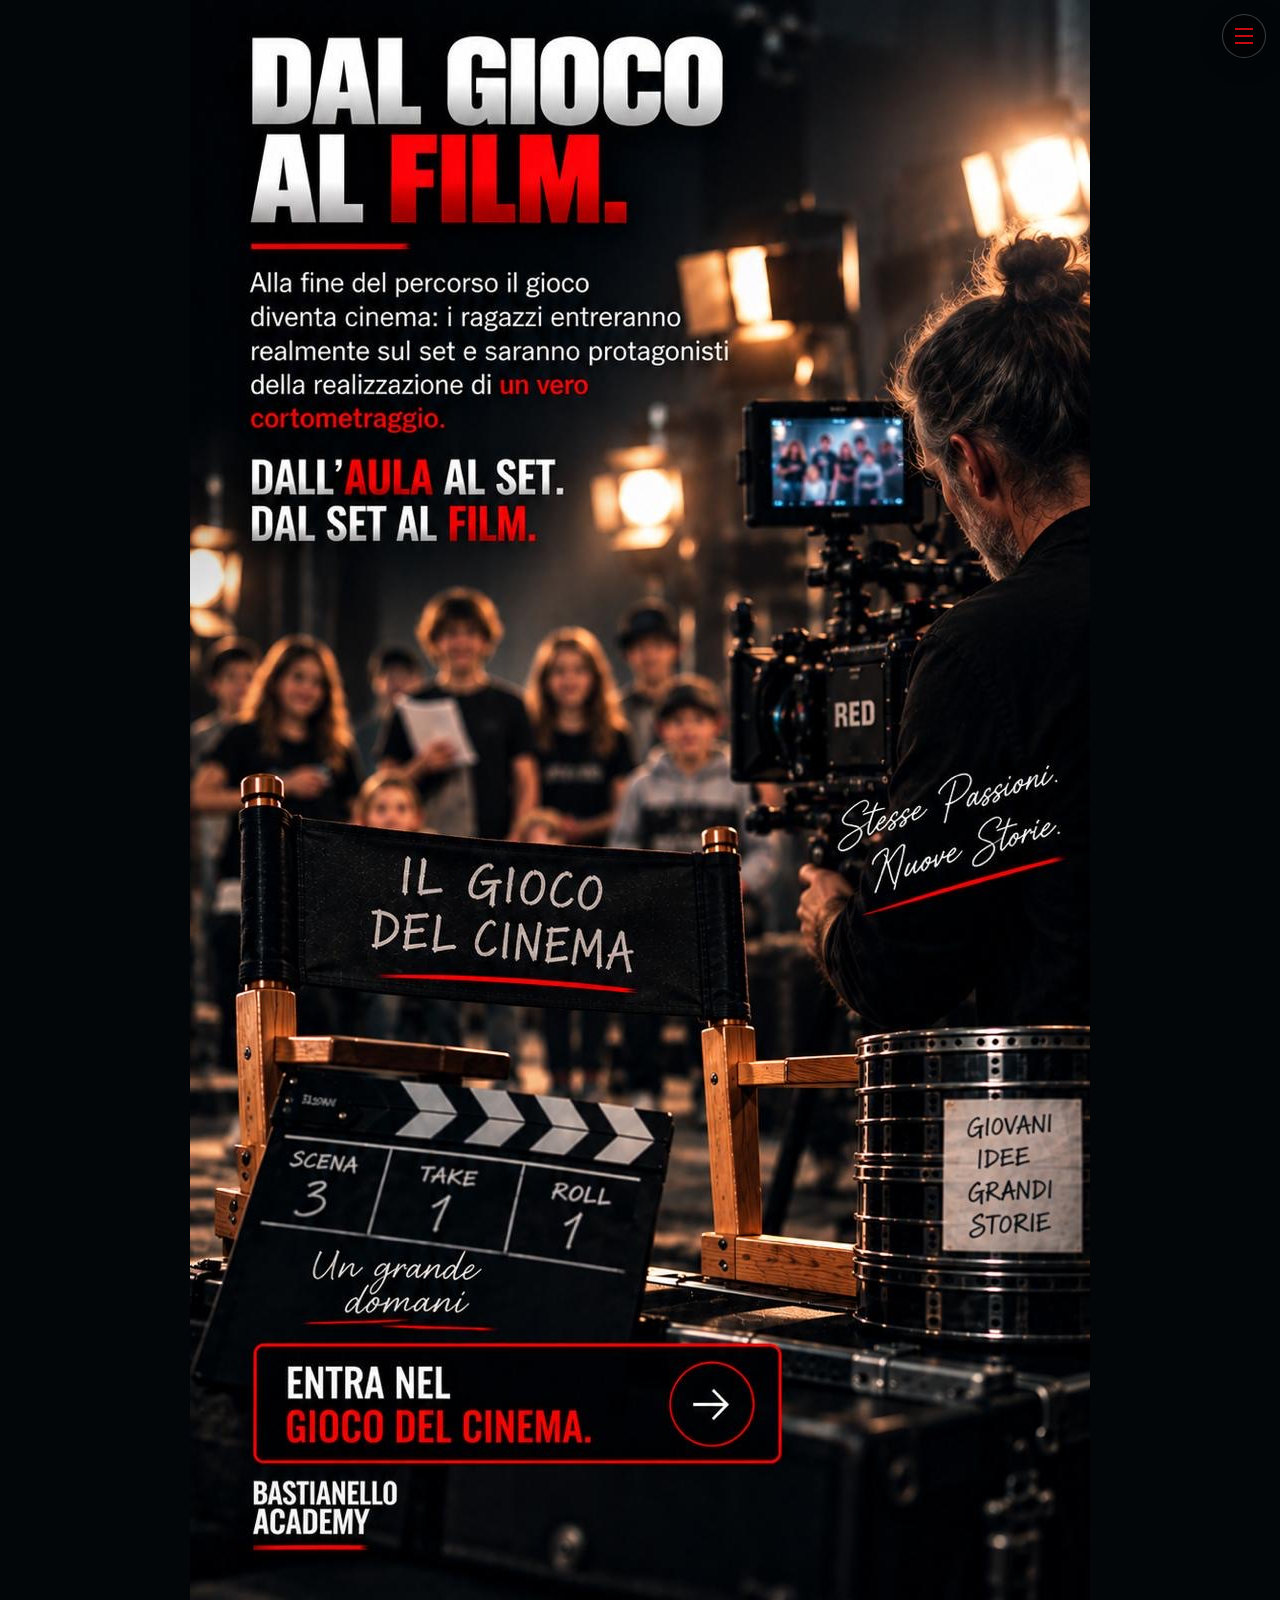
<file: bastianello-site/index.html>
<!doctype html>
<html lang="it">
<head>
  <meta charset="utf-8">
  <meta name="viewport" content="width=device-width, initial-scale=1, viewport-fit=cover">
  <meta name="theme-color" content="#020609">
  <meta name="description" content="Bastianello Academy: dal gioco al film.">
  <title>Dal gioco al film — Bastianello Academy</title>
  <link rel="stylesheet" href="css/academy.css">
  <script src="js/academy.js" defer></script>
</head>
<body data-page="0" data-next="il-gioco-del-cinema.html">
  <main class="artboard" style="--art-width: 900px">
    <img src="sources/42a07b7b-f8a0-4789-8554-c98051289f69.JPG" width="900" height="1600" alt="Dal gioco al film. Presentazione del percorso Bastianello Academy." fetchpriority="high">
    <a class="hotspot hotspot--enter" href="il-gioco-del-cinema.html" aria-label="Entra nel Gioco del Cinema"><span>Entra nel Gioco del Cinema</span></a>
  </main>
  <button class="menu-toggle" type="button" aria-expanded="false" aria-controls="site-menu"><span></span><span></span><span></span><b>Apri il menu</b></button>
  <nav class="site-menu" id="site-menu" aria-label="Pagine del minisito"></nav>
</body>
</html>
</file>
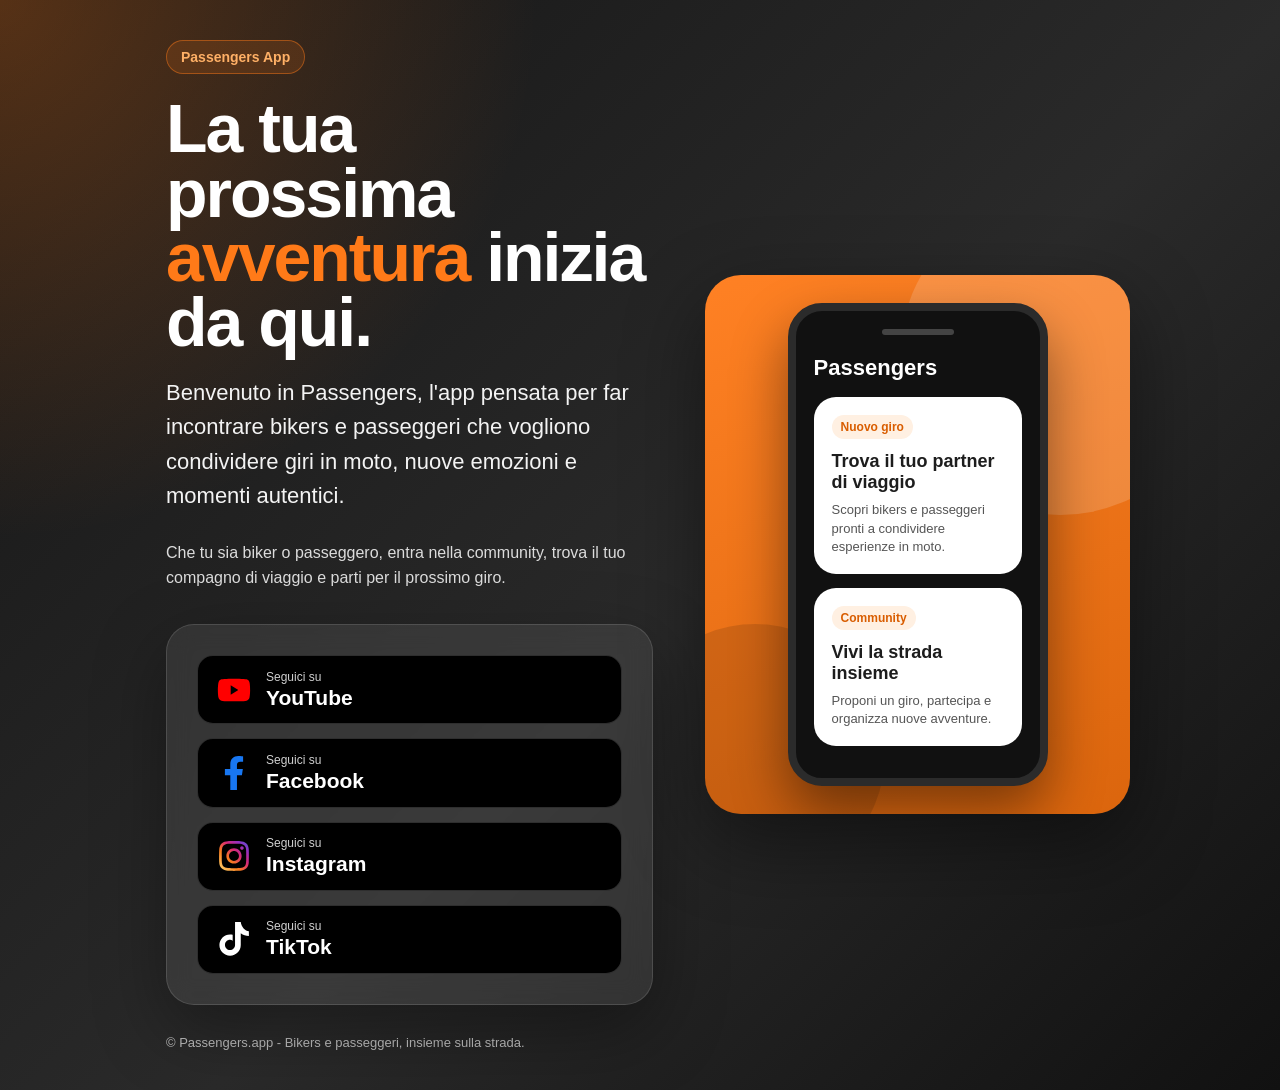
<file: passengers_social.html>
<!DOCTYPE html>
<html lang="it">
<head>
  <meta charset="UTF-8" />
  <meta name="viewport" content="width=device-width, initial-scale=1.0" />
  <title>Passengers - Scarica l'app</title>
  <meta name="description" content="Scarica Passengers, l'app che fa incontrare bikers e passeggeri per vivere giri in moto, nuove emozioni e momenti autentici da condividere." />

  <!-- Open Graph / anteprima social -->
  <meta property="og:title" content="Passengers - La tua prossima avventura inizia da qui" />
  <meta property="og:description" content="Che tu sia biker o passeggero, trova il tuo compagno di viaggio e vivi nuove avventure in moto." />
  <meta property="og:type" content="website" />

  <style>
    :root {
      --orange: #ff7a18;
      --orange-dark: #d95d00;
      --black: #151515;
      --dark: #222222;
      --light: #fff7ef;
      --white: #ffffff;
      --muted: #666666;
    }

    * {
      box-sizing: border-box;
      margin: 0;
      padding: 0;
    }

    body {
      min-height: 100vh;
      font-family: Arial, Helvetica, sans-serif;
      background:
        radial-gradient(circle at top left, rgba(255, 122, 24, 0.28), transparent 32%),
        linear-gradient(135deg, #151515 0%, #2a2a2a 55%, #111111 100%);
      color: var(--white);
      display: flex;
      align-items: center;
      justify-content: center;
      padding: 24px;
    }

    .page {
      width: 100%;
      max-width: 980px;
      display: grid;
      grid-template-columns: 1.1fr 0.9fr;
      gap: 36px;
      align-items: center;
    }

    .hero {
      padding: 16px;
    }

    .badge {
      display: inline-block;
      background: rgba(255, 122, 24, 0.14);
      color: #ffb066;
      border: 1px solid rgba(255, 122, 24, 0.45);
      padding: 8px 14px;
      border-radius: 999px;
      font-size: 14px;
      font-weight: 700;
      margin-bottom: 22px;
    }

    h1 {
      font-size: clamp(38px, 6vw, 68px);
      line-height: 0.95;
      letter-spacing: -2px;
      margin-bottom: 22px;
    }

    h1 span {
      color: var(--orange);
    }

    .intro {
      font-size: clamp(18px, 2vw, 22px);
      line-height: 1.55;
      color: #f3f3f3;
      margin-bottom: 28px;
      max-width: 650px;
    }

    .claim {
      font-size: 16px;
      line-height: 1.55;
      color: #dcdcdc;
      margin-bottom: 34px;
      max-width: 620px;
    }

    .download-box {
      background: rgba(255, 255, 255, 0.08);
      border: 1px solid rgba(255, 255, 255, 0.13);
      backdrop-filter: blur(12px);
      border-radius: 28px;
      padding: 30px;
      box-shadow: 0 24px 70px rgba(0, 0, 0, 0.35);
    }

    .download-box h2 {
      font-size: 26px;
      margin-bottom: 12px;
    }

    .download-box p {
      color: #dddddd;
      line-height: 1.5;
      margin-bottom: 24px;
    }

    .store-buttons {
      display: flex;
      flex-direction: column;
      gap: 14px;
    }

    .store-button {
      display: flex;
      align-items: center;
      gap: 14px;
      width: 100%;
      text-decoration: none;
      color: var(--white);
      background: #000000;
      border: 1px solid rgba(255, 255, 255, 0.18);
      border-radius: 16px;
      padding: 14px 18px;
      transition: transform 0.2s ease, border-color 0.2s ease, box-shadow 0.2s ease;
    }

    .store-button:hover {
      transform: translateY(-2px);
      border-color: var(--orange);
      box-shadow: 0 14px 28px rgba(255, 122, 24, 0.16);
    }

    .store-icon {
      width: 36px;
      height: 36px;
      display: flex;
      align-items: center;
      justify-content: center;
      flex-shrink: 0;
    }

    .store-icon svg {
      width: 34px;
      height: 34px;
      display: block;
    }

    .store-text small {
      display: block;
      font-size: 12px;
      color: #cfcfcf;
      margin-bottom: 2px;
    }

    .store-text strong {
      display: block;
      font-size: 21px;
      line-height: 1.1;
    }

    .phone-card {
      min-height: 520px;
      border-radius: 36px;
      background:
        linear-gradient(160deg, rgba(255, 122, 24, 0.95), rgba(217, 93, 0, 0.95)),
        linear-gradient(#ffffff, #ffffff);
      padding: 28px;
      display: flex;
      align-items: center;
      justify-content: center;
      box-shadow: 0 28px 80px rgba(0, 0, 0, 0.45);
      position: relative;
      overflow: hidden;
    }

    .phone-card::before {
      content: "";
      position: absolute;
      width: 320px;
      height: 320px;
      background: rgba(255, 255, 255, 0.16);
      border-radius: 50%;
      top: -80px;
      right: -90px;
    }

    .phone-card::after {
      content: "";
      position: absolute;
      width: 260px;
      height: 260px;
      background: rgba(0, 0, 0, 0.12);
      border-radius: 50%;
      bottom: -70px;
      left: -80px;
    }

    .app-preview {
      position: relative;
      z-index: 1;
      background: #111111;
      width: 260px;
      min-height: 420px;
      border-radius: 34px;
      padding: 18px;
      border: 8px solid #2b2b2b;
      box-shadow: 0 26px 55px rgba(0, 0, 0, 0.45);
    }

    .speaker {
      width: 72px;
      height: 6px;
      border-radius: 999px;
      background: #444444;
      margin: 0 auto 20px;
    }

    .app-title {
      font-size: 22px;
      font-weight: 800;
      margin-bottom: 16px;
    }

    .ride-card {
      background: #ffffff;
      color: #1d1d1d;
      border-radius: 22px;
      padding: 18px;
      margin-bottom: 14px;
    }

    .ride-card .pill {
      display: inline-block;
      background: #fff0e2;
      color: var(--orange-dark);
      padding: 5px 9px;
      border-radius: 999px;
      font-size: 12px;
      font-weight: 700;
      margin-bottom: 12px;
    }

    .ride-card h3 {
      font-size: 18px;
      margin-bottom: 8px;
    }

    .ride-card p {
      font-size: 13px;
      color: #555555;
      line-height: 1.4;
    }

    .cta-mini {
      margin-top: 18px;
      background: var(--orange);
      color: #111111;
      border-radius: 14px;
      padding: 12px;
      text-align: center;
      font-weight: 800;
    }

    footer {
      margin-top: 30px;
      color: #bdbdbd;
      font-size: 13px;
    }

    @media (max-width: 860px) {
      body {
        align-items: flex-start;
      }

      .page {
        grid-template-columns: 1fr;
        gap: 24px;
      }

      .hero {
        padding: 0;
      }

      .phone-card {
        min-height: auto;
        padding: 26px;
      }

      .app-preview {
        width: 100%;
        max-width: 300px;
        min-height: 390px;
      }
    }
  </style>
</head>
<body>
  <main class="page">
    <section class="hero" aria-label="Benvenuto su Passengers">
      <div class="badge">Passengers App</div>
      <h1>La tua prossima <span>avventura</span> inizia da qui.</h1>
      <p class="intro">
        Benvenuto in Passengers, l'app pensata per far incontrare bikers e passeggeri che vogliono condividere giri in moto, nuove emozioni e momenti autentici.
      </p>
      <p class="claim">
        Che tu sia biker o passeggero, entra nella community, trova il tuo compagno di viaggio e parti per il prossimo giro.
      </p>

      <div class="download-box">
       

        <div class="store-buttons">
         
          <a class="store-button" href="https://www.youtube.com/@Passengers-y6l" target="_blank" rel="noopener noreferrer" aria-label="Visita il canale YouTube di Passengers">
            <span class="store-icon" aria-hidden="true">
              <svg viewBox="0 0 576 512" xmlns="http://www.w3.org/2000/svg">
                <path fill="#ff0000" d="M549.7 124.1c-6.3-23.7-24.8-42.2-48.5-48.5C458.7 64 288 64 288 64S117.3 64 74.8 75.6c-23.7 6.3-42.2 24.8-48.5 48.5C14.7 166.7 14.7 256 14.7 256s0 89.3 11.6 131.9c6.3 23.7 24.8 42.2 48.5 48.5C117.3 448 288 448 288 448s170.7 0 213.2-11.6c23.7-6.3 42.2-24.8 48.5-48.5C561.3 345.3 561.3 256 561.3 256s0-89.3-11.6-131.9zM232 338.2V173.8L361.8 256 232 338.2z"/>
              </svg>
            </span>
            <span class="store-text">
              <small>Seguici su</small>
              <strong>YouTube</strong>
            </span>
          </a>

          <a class="store-button" href="https://www.facebook.com/profile.php?id=61590256671175" target="_blank" rel="noopener noreferrer" aria-label="Visita la pagina Facebook di Passengers">
            <span class="store-icon" aria-hidden="true">
              <svg viewBox="0 0 320 512" xmlns="http://www.w3.org/2000/svg">
                <path fill="#1877f2" d="M279.1 288l14.2-92.7h-88.9v-60.1c0-25.4 12.4-50.1 52.2-50.1H297V6.3S260.4 0 225.4 0C152.1 0 104.3 44.4 104.3 124.7v70.6H22.9V288h81.4v224h100.2V288h74.6z"/>
              </svg>
            </span>
            <span class="store-text">
              <small>Seguici su</small>
              <strong>Facebook</strong>
            </span>
          </a>

          <a class="store-button" href="https://www.instagram.com/passengers.app/" target="_blank" rel="noopener noreferrer" aria-label="Visita il profilo Instagram di Passengers">
            <span class="store-icon" aria-hidden="true">
              <svg viewBox="0 0 448 512" xmlns="http://www.w3.org/2000/svg">
                <defs>
                  <linearGradient id="instagram-gradient" x1="0%" y1="100%" x2="100%" y2="0%">
                    <stop offset="0%" stop-color="#feda75"/>
                    <stop offset="35%" stop-color="#fa7e1e"/>
                    <stop offset="60%" stop-color="#d62976"/>
                    <stop offset="80%" stop-color="#962fbf"/>
                    <stop offset="100%" stop-color="#4f5bd5"/>
                  </linearGradient>
                </defs>
                <path fill="url(#instagram-gradient)" d="M224.1 141c-63.6 0-114.9 51.3-114.9 114.9s51.3 114.9 114.9 114.9S339 319.5 339 255.9 287.7 141 224.1 141zm0 189.6c-41.1 0-74.7-33.5-74.7-74.7s33.5-74.7 74.7-74.7 74.7 33.5 74.7 74.7-33.6 74.7-74.7 74.7zm146.4-194.3c0 14.9-12 26.8-26.8 26.8-14.9 0-26.8-12-26.8-26.8s12-26.8 26.8-26.8 26.8 12 26.8 26.8zm76.1 27.2c-1.7-35.9-9.9-67.7-36.2-93.9-26.2-26.2-58-34.4-93.9-36.2-37-2.1-147.9-2.1-184.9 0-35.8 1.7-67.6 9.9-93.9 36.1S3.3 127.6 1.5 163.5c-2.1 37-2.1 147.9 0 184.9 1.7 35.9 9.9 67.7 36.2 93.9s58 34.4 93.9 36.2c37 2.1 147.9 2.1 184.9 0 35.9-1.7 67.7-9.9 93.9-36.2 26.2-26.2 34.4-58 36.2-93.9 2.1-37 2.1-147.8 0-184.9zM398.8 388c-7.8 19.6-22.9 34.7-42.6 42.6-29.5 11.7-99.5 9-132.1 9s-102.7 2.6-132.1-9c-19.6-7.8-34.7-22.9-42.6-42.6-11.7-29.5-9-99.5-9-132.1s-2.6-102.7 9-132.1c7.8-19.6 22.9-34.7 42.6-42.6 29.5-11.7 99.5-9 132.1-9s102.7-2.6 132.1 9c19.6 7.8 34.7 22.9 42.6 42.6 11.7 29.5 9 99.5 9 132.1s2.7 102.7-9 132.1z"/>
              </svg>
            </span>
            <span class="store-text">
              <small>Seguici su</small>
              <strong>Instagram</strong>
            </span>
          </a>

          <a class="store-button" href="https://www.tiktok.com/@passengers.app?_r=1&_t=ZN-96bJdXReQo2" target="_blank" rel="noopener noreferrer" aria-label="Visita il profilo TikTok di Passengers">
            <span class="store-icon" aria-hidden="true">
              <svg viewBox="0 0 448 512" xmlns="http://www.w3.org/2000/svg">
                <path fill="#ffffff" d="M448 209.9c-44.6.1-87-14.1-122.3-40.4v178.7c0 88.7-71.9 160.6-160.6 160.6S4.5 436.9 4.5 348.2 76.4 187.6 165.1 187.6c13.4 0 26.4 1.6 38.8 4.7v88.2c-11.6-7.2-25.3-11.4-39.9-11.4-41.9 0-75.8 33.9-75.8 75.8s33.9 75.8 75.8 75.8 75.8-33.9 75.8-75.8V0h85.9c7.9 75.1 68.1 134.9 122.3 141.1v68.8z"/>
              </svg>
            </span>
            <span class="store-text">
              <small>Seguici su</small>
              <strong>TikTok</strong>
            </span>
          </a>
        </div>
      </div>

      <footer>
        © Passengers.app - Bikers e passeggeri, insieme sulla strada.
      </footer>
    </section>

    <section class="phone-card" aria-label="Anteprima app Passengers">
      <div class="app-preview">
        <div class="speaker"></div>
        <div class="app-title">Passengers</div>

        <div class="ride-card">
          <span class="pill">Nuovo giro</span>
          <h3>Trova il tuo partner di viaggio</h3>
          <p>Scopri bikers e passeggeri pronti a condividere esperienze in moto.</p>
        </div>

        <div class="ride-card">
          <span class="pill">Community</span>
          <h3>Vivi la strada insieme</h3>
          <p>Proponi un giro, partecipa e organizza nuove avventure.</p>
        </div>

        
      </div>
    </section>
  </main>
</body>
</html>
</file>
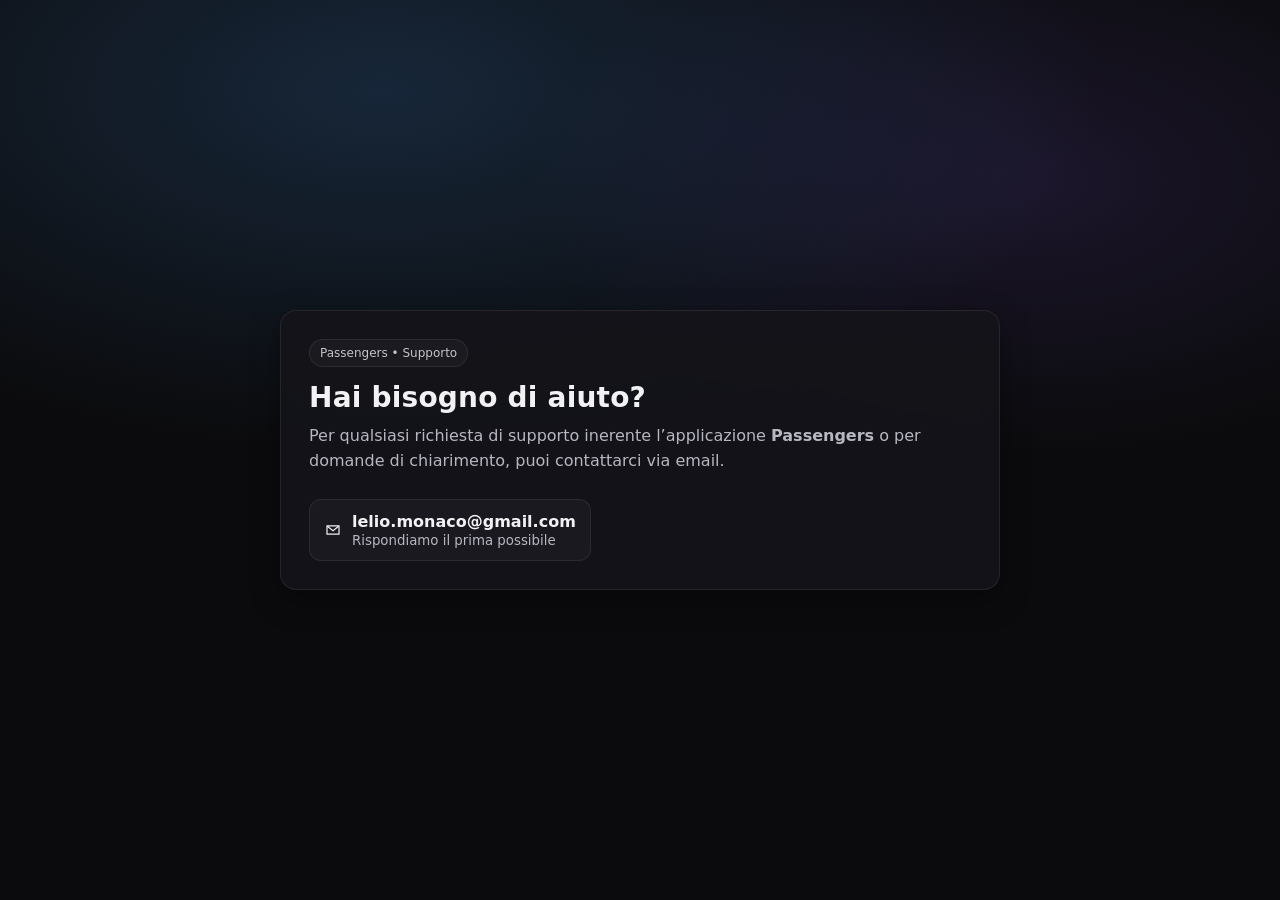
<file: Passengers_support.html>
<!DOCTYPE html>
<html lang="it">
<head>
  <meta charset="UTF-8" />
  <meta name="viewport" content="width=device-width, initial-scale=1" />
  <title>Supporto - Passengers</title>
  <meta name="description" content="Pagina di supporto ufficiale per l'app Passengers" />
  <style>
    :root {
      --bg: #0b0b0d;
      --card: #141419;
      --text: #f2f2f4;
      --muted: #b7b7c2;
      --accent: #4da3ff;
      --border: rgba(255,255,255,.08);
    }
    * { box-sizing: border-box; }
    body {
      margin: 0;
      font-family: system-ui, -apple-system, Segoe UI, Roboto, Arial, sans-serif;
      background: radial-gradient(1200px 600px at 30% 10%, rgba(77,163,255,.18), transparent 60%),
                  radial-gradient(900px 500px at 80% 20%, rgba(130,87,229,.14), transparent 55%),
                  var(--bg);
      color: var(--text);
      min-height: 100vh;
      display: grid;
      place-items: center;
      padding: 24px;
    }
    .container {
      width: 100%;
      max-width: 720px;
    }
    .card {
      background: rgba(20,20,25,.92);
      border: 1px solid var(--border);
      border-radius: 16px;
      padding: 28px;
      box-shadow: 0 10px 30px rgba(0,0,0,.35);
      backdrop-filter: blur(8px);
    }
    h1 {
      margin: 0 0 10px;
      font-size: 28px;
      letter-spacing: .2px;
    }
    p {
      margin: 10px 0;
      line-height: 1.55;
      color: var(--muted);
      font-size: 16px;
    }
    .email {
      display: inline-flex;
      align-items: center;
      gap: 10px;
      margin-top: 16px;
      padding: 12px 14px;
      border-radius: 12px;
      border: 1px solid var(--border);
      background: rgba(255,255,255,.03);
      color: var(--text);
      text-decoration: none;
      transition: transform .08s ease, border-color .2s ease, background .2s ease;
    }
    .email:hover {
      transform: translateY(-1px);
      border-color: rgba(77,163,255,.55);
      background: rgba(77,163,255,.08);
    }
    .email small {
      color: var(--muted);
      display: block;
      margin-top: 2px;
    }
    footer {
      margin-top: 14px;
      text-align: center;
      color: rgba(255,255,255,.45);
      font-size: 12px;
    }
    .badge {
      display: inline-block;
      font-size: 12px;
      padding: 6px 10px;
      border-radius: 999px;
      border: 1px solid var(--border);
      background: rgba(255,255,255,.03);
      color: rgba(255,255,255,.75);
      margin-bottom: 14px;
    }
    .icon {
      width: 18px;
      height: 18px;
      flex: 0 0 auto;
    }
  </style>
</head>

<body>
  <main class="container">
    <section class="card" aria-label="Supporto Passengers">
      <div class="badge">Passengers • Supporto</div>
      <h1>Hai bisogno di aiuto?</h1>

      <p>
        Per qualsiasi richiesta di supporto inerente l’applicazione <strong>Passengers</strong> o per domande di chiarimento,
        puoi contattarci via email.
      </p>

      <a class="email"
         href="mailto:lelio.monaco@gmail.com?subject=Supporto%Passengers"
         aria-label="Scrivi a lelio.monaco@gmail.com">
        <svg class="icon" viewBox="0 0 24 24" fill="none" aria-hidden="true">
          <path d="M4 6.5h16v11H4v-11Z" stroke="currentColor" stroke-width="1.6" />
          <path d="M4.5 7l7.5 6 7.5-6" stroke="currentColor" stroke-width="1.6" />
        </svg>
        <span>
          <strong>lelio.monaco@gmail.com</strong>
          <small>Rispondiamo il prima possibile</small>
        </span>
      </a>

    
    </section>
  </main>

  <script>
    document.getElementById("year").textContent = new Date().getFullYear();
  </script>
</body>
</html>
</file>
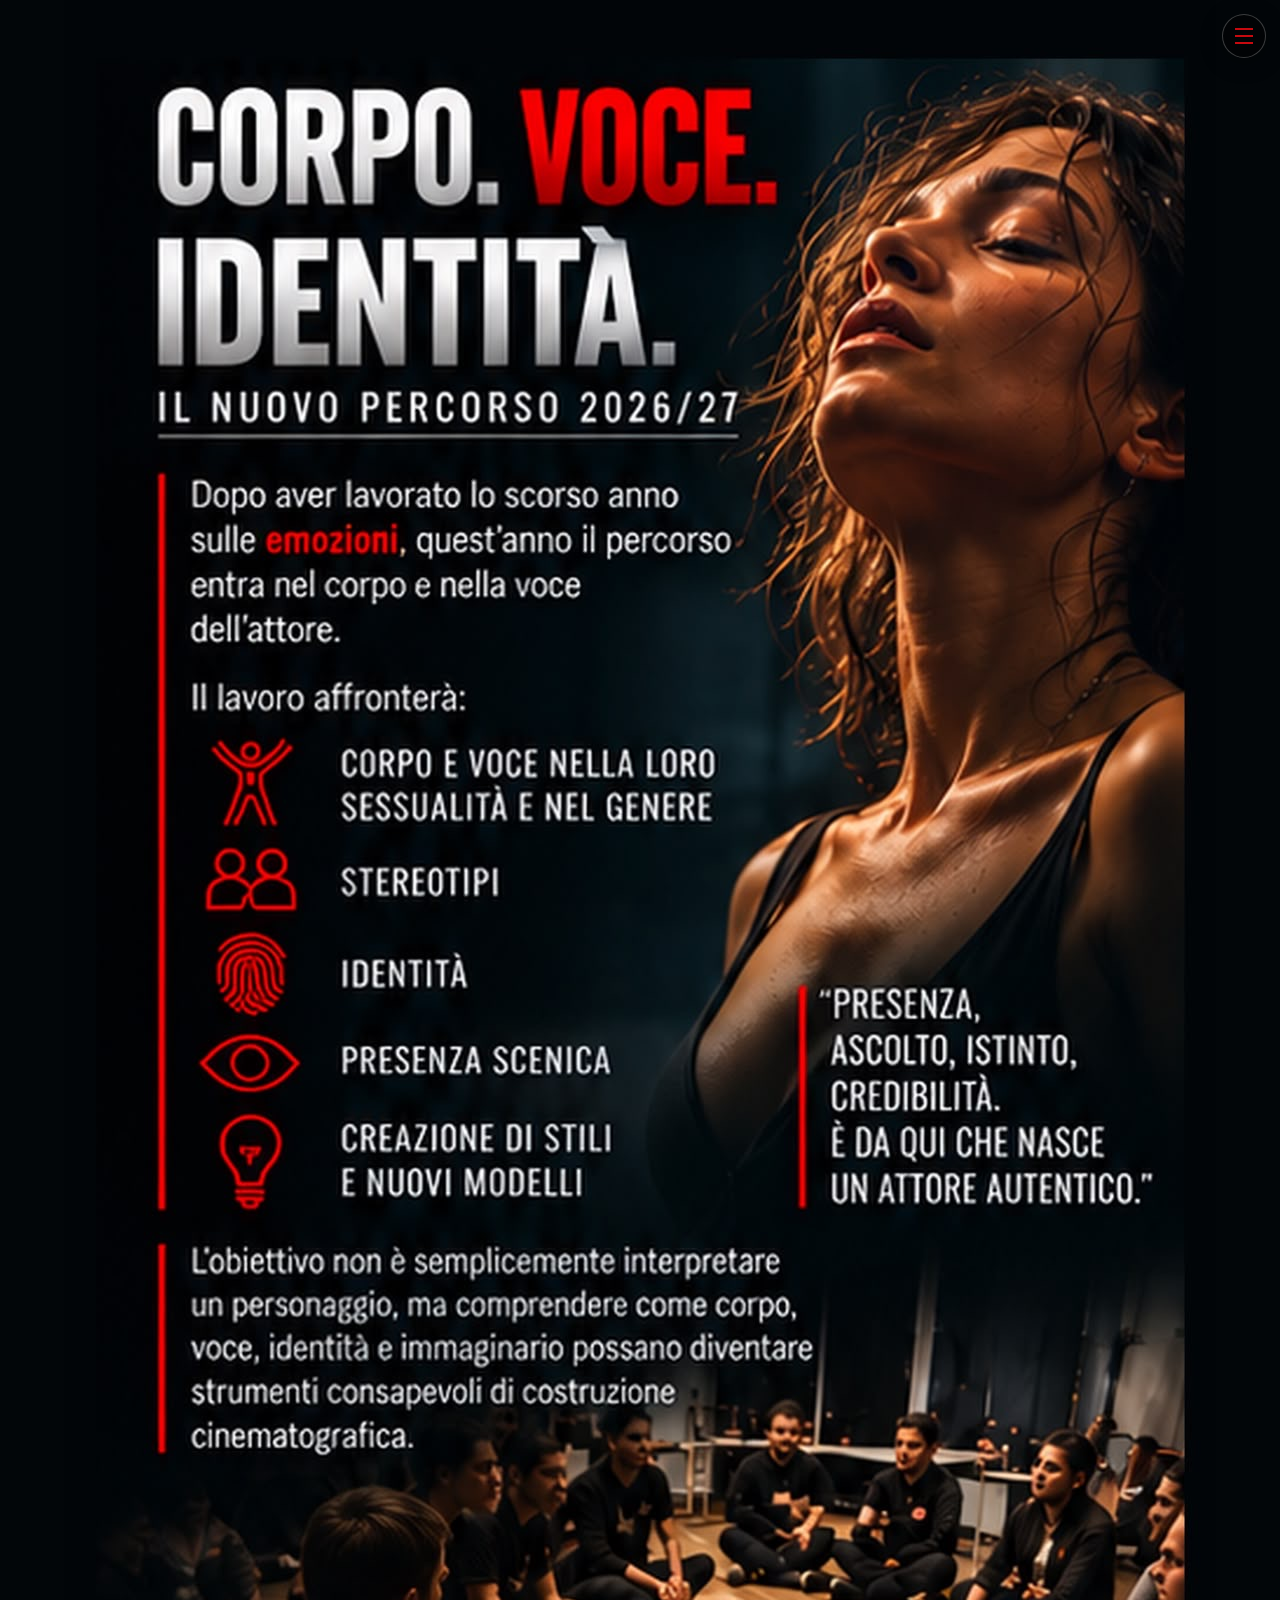
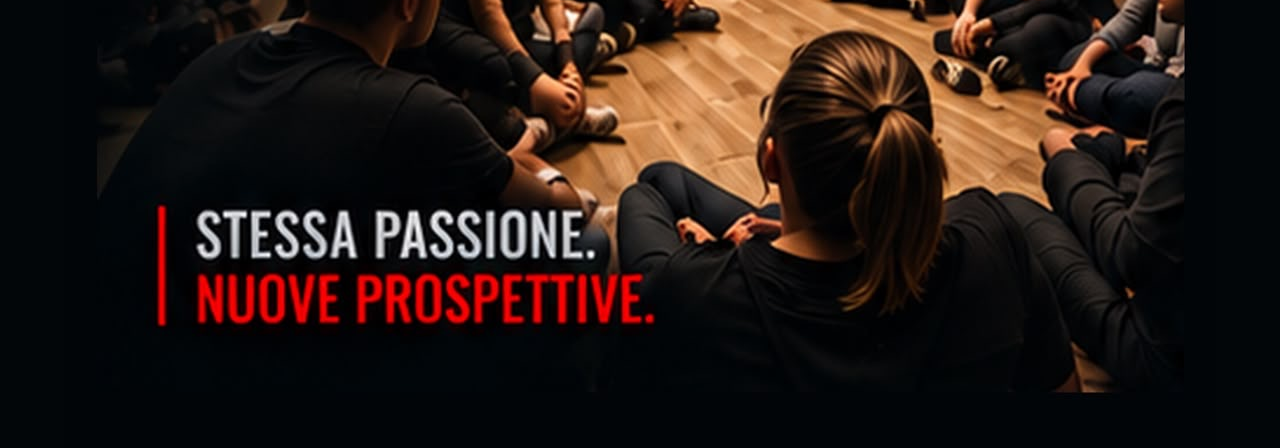
<file: bastianello-site/corpo-voce-identita.html>
<!doctype html>
<html lang="it">
<head>
  <meta charset="utf-8"><meta name="viewport" content="width=device-width, initial-scale=1, viewport-fit=cover"><meta name="theme-color" content="#020609">
  <title>Corpo, voce, identità — Bastianello Academy</title>
  <link rel="stylesheet" href="css/academy.css"><script src="js/academy.js" defer></script>
</head>
<body data-page="4" data-prev="il-futuro.html" data-next="corso-recitazione.html">
  <main class="artboard" style="--art-width: 1152px"><img src="sources/740ee700-49c6-4174-86d6-e092af8eb7da.JPG" width="1152" height="2048" alt="Corpo, voce, identità. Il nuovo percorso 2026/2027."></main>
  <button class="menu-toggle" type="button" aria-expanded="false" aria-controls="site-menu"><span></span><span></span><span></span><b>Apri il menu</b></button><nav class="site-menu" id="site-menu" aria-label="Pagine del minisito"></nav>
</body>
</html>
</file>
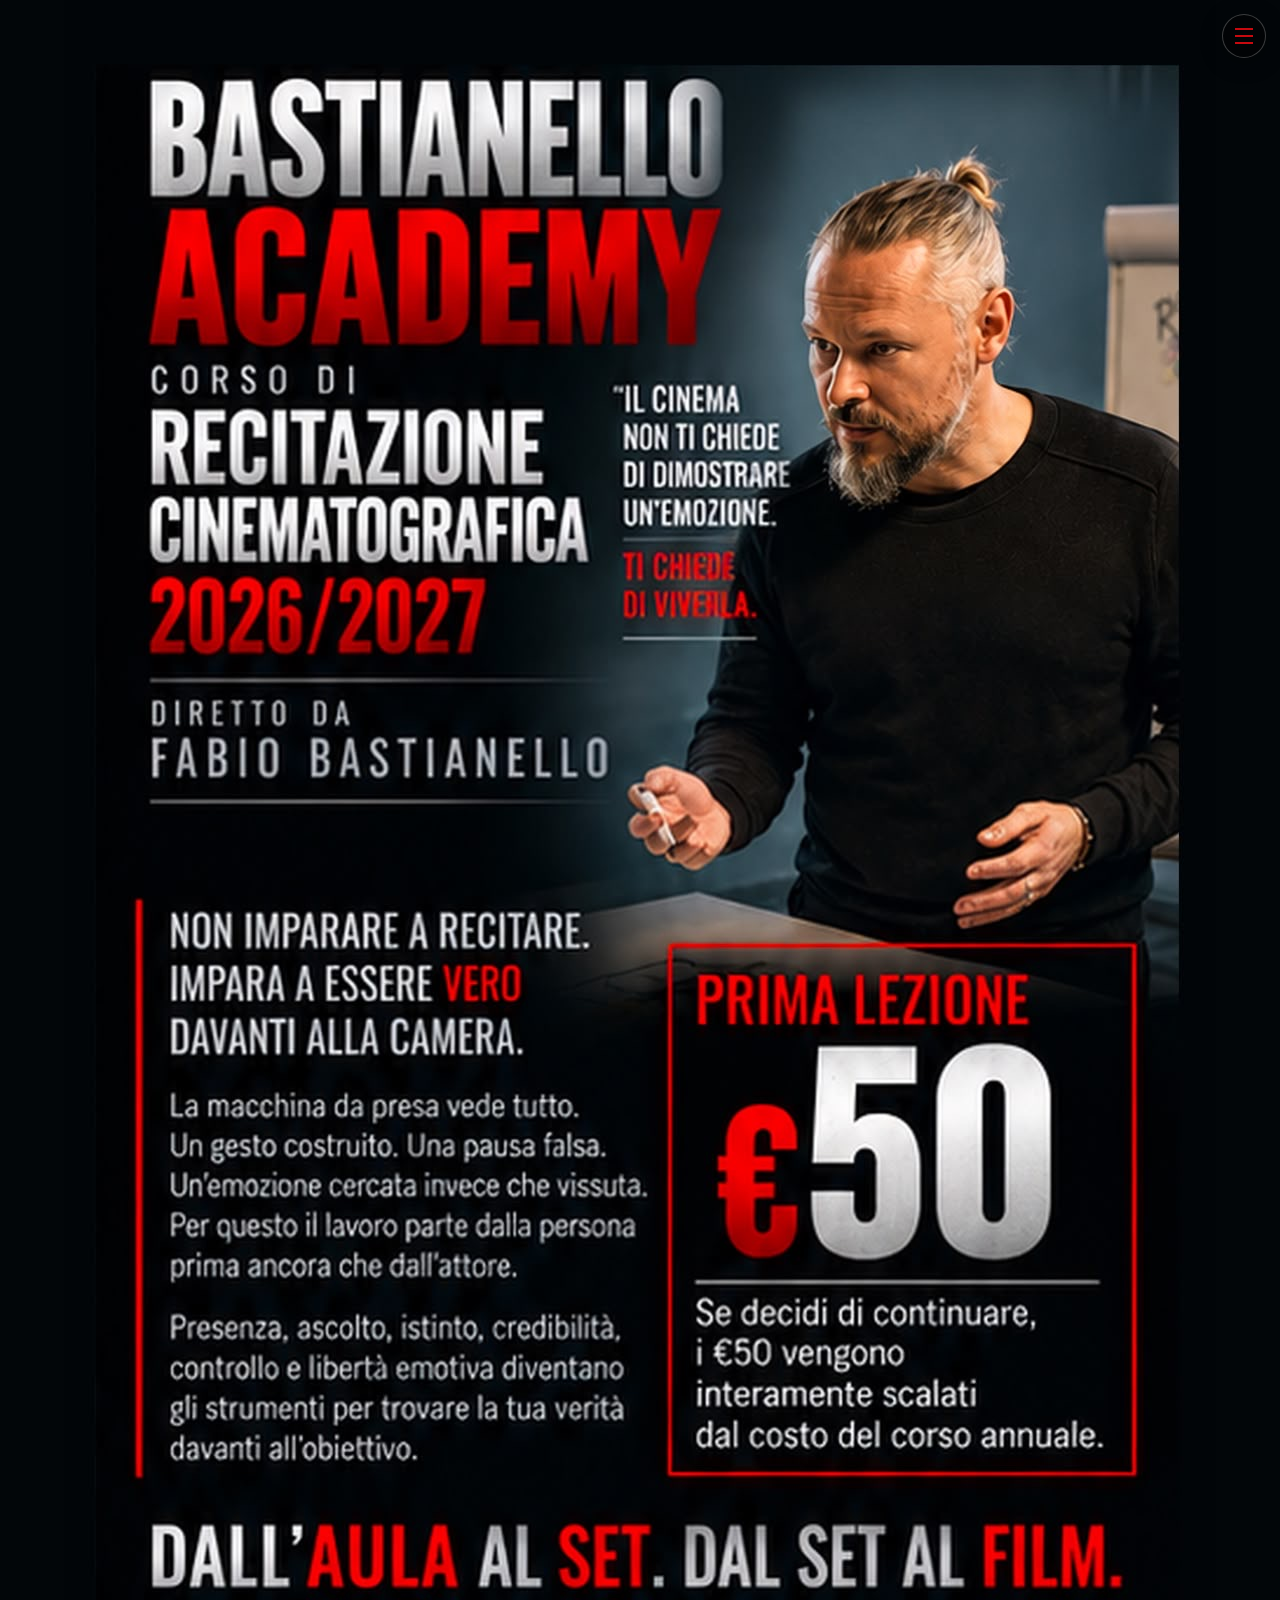
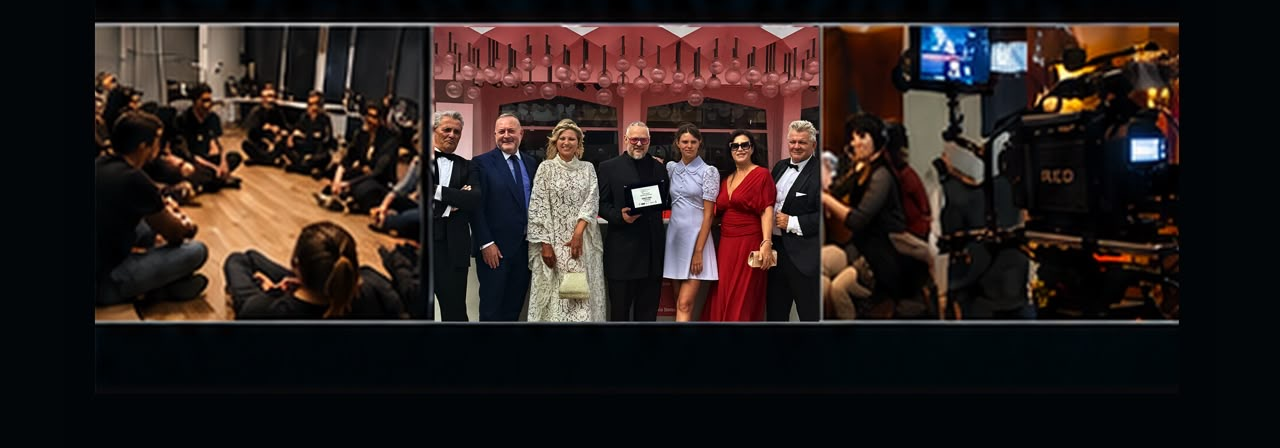
<file: bastianello-site/corso-recitazione.html>
<!doctype html>
<html lang="it">
<head>
  <meta charset="utf-8"><meta name="viewport" content="width=device-width, initial-scale=1, viewport-fit=cover"><meta name="theme-color" content="#020609">
  <title>Corso di recitazione cinematografica — Bastianello Academy</title>
  <link rel="stylesheet" href="css/academy.css"><script src="js/academy.js" defer></script>
</head>
<body data-page="5" data-prev="corpo-voce-identita.html" data-next="non-promettiamo-fama.html">
  <main class="artboard" style="--art-width: 1152px"><img src="sources/5ca3f6dc-17f5-411b-a317-c24d44d963d5.JPG" width="1152" height="2048" alt="Bastianello Academy. Corso di recitazione cinematografica 2026/2027 diretto da Fabio Bastianello."></main>
  <button class="menu-toggle" type="button" aria-expanded="false" aria-controls="site-menu"><span></span><span></span><span></span><b>Apri il menu</b></button><nav class="site-menu" id="site-menu" aria-label="Pagine del minisito"></nav>
</body>
</html>
</file>
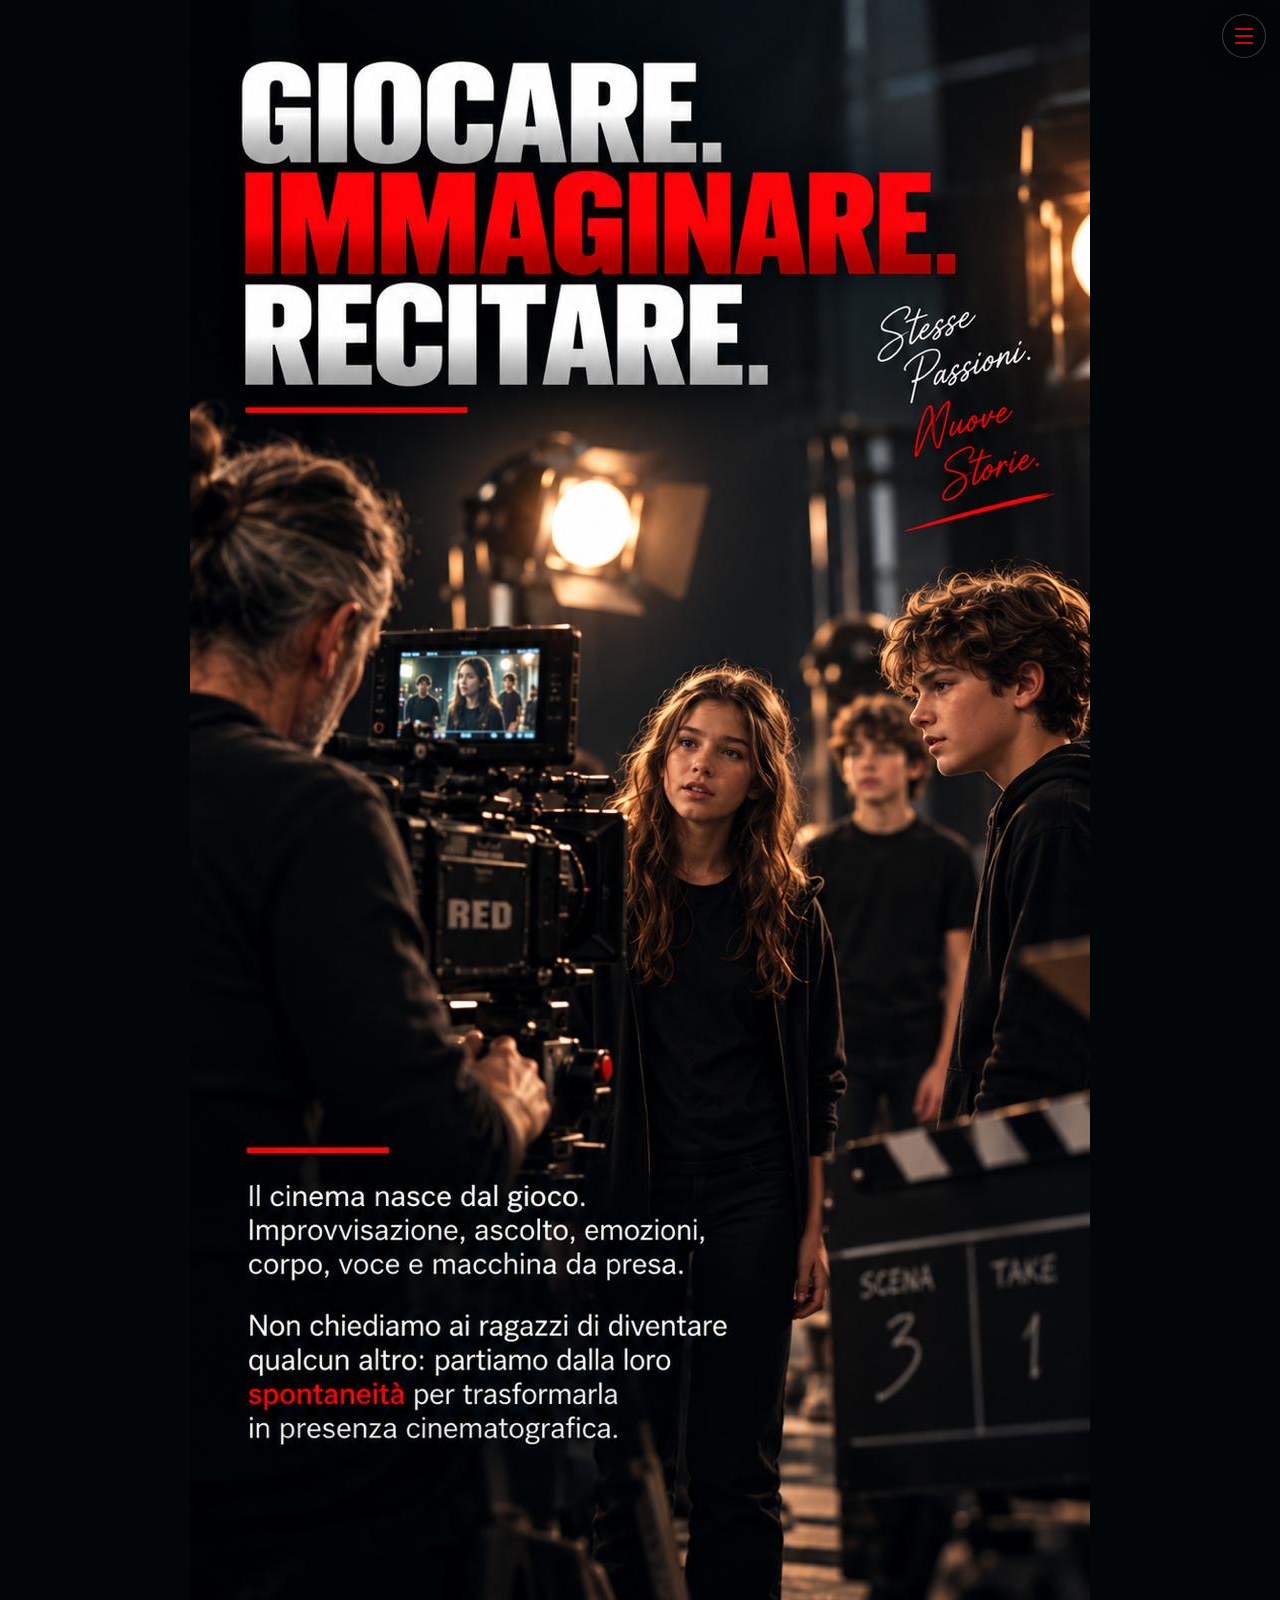
<file: bastianello-site/giocare-immaginare-recitare.html>
<!doctype html>
<html lang="it">
<head>
  <meta charset="utf-8"><meta name="viewport" content="width=device-width, initial-scale=1, viewport-fit=cover"><meta name="theme-color" content="#020609">
  <title>Giocare, immaginare, recitare — Bastianello Academy</title>
  <link rel="stylesheet" href="css/academy.css"><script src="js/academy.js" defer></script>
</head>
<body data-page="2" data-prev="il-gioco-del-cinema.html" data-next="il-futuro.html">
  <main class="artboard" style="--art-width: 900px"><img src="sources/9e7eacf7-c441-4216-9243-ebf0d1f091f6.JPG" width="900" height="1600" alt="Giocare, immaginare, recitare: il cinema nasce dal gioco."></main>
  <button class="menu-toggle" type="button" aria-expanded="false" aria-controls="site-menu"><span></span><span></span><span></span><b>Apri il menu</b></button><nav class="site-menu" id="site-menu" aria-label="Pagine del minisito"></nav>
</body>
</html>
</file>
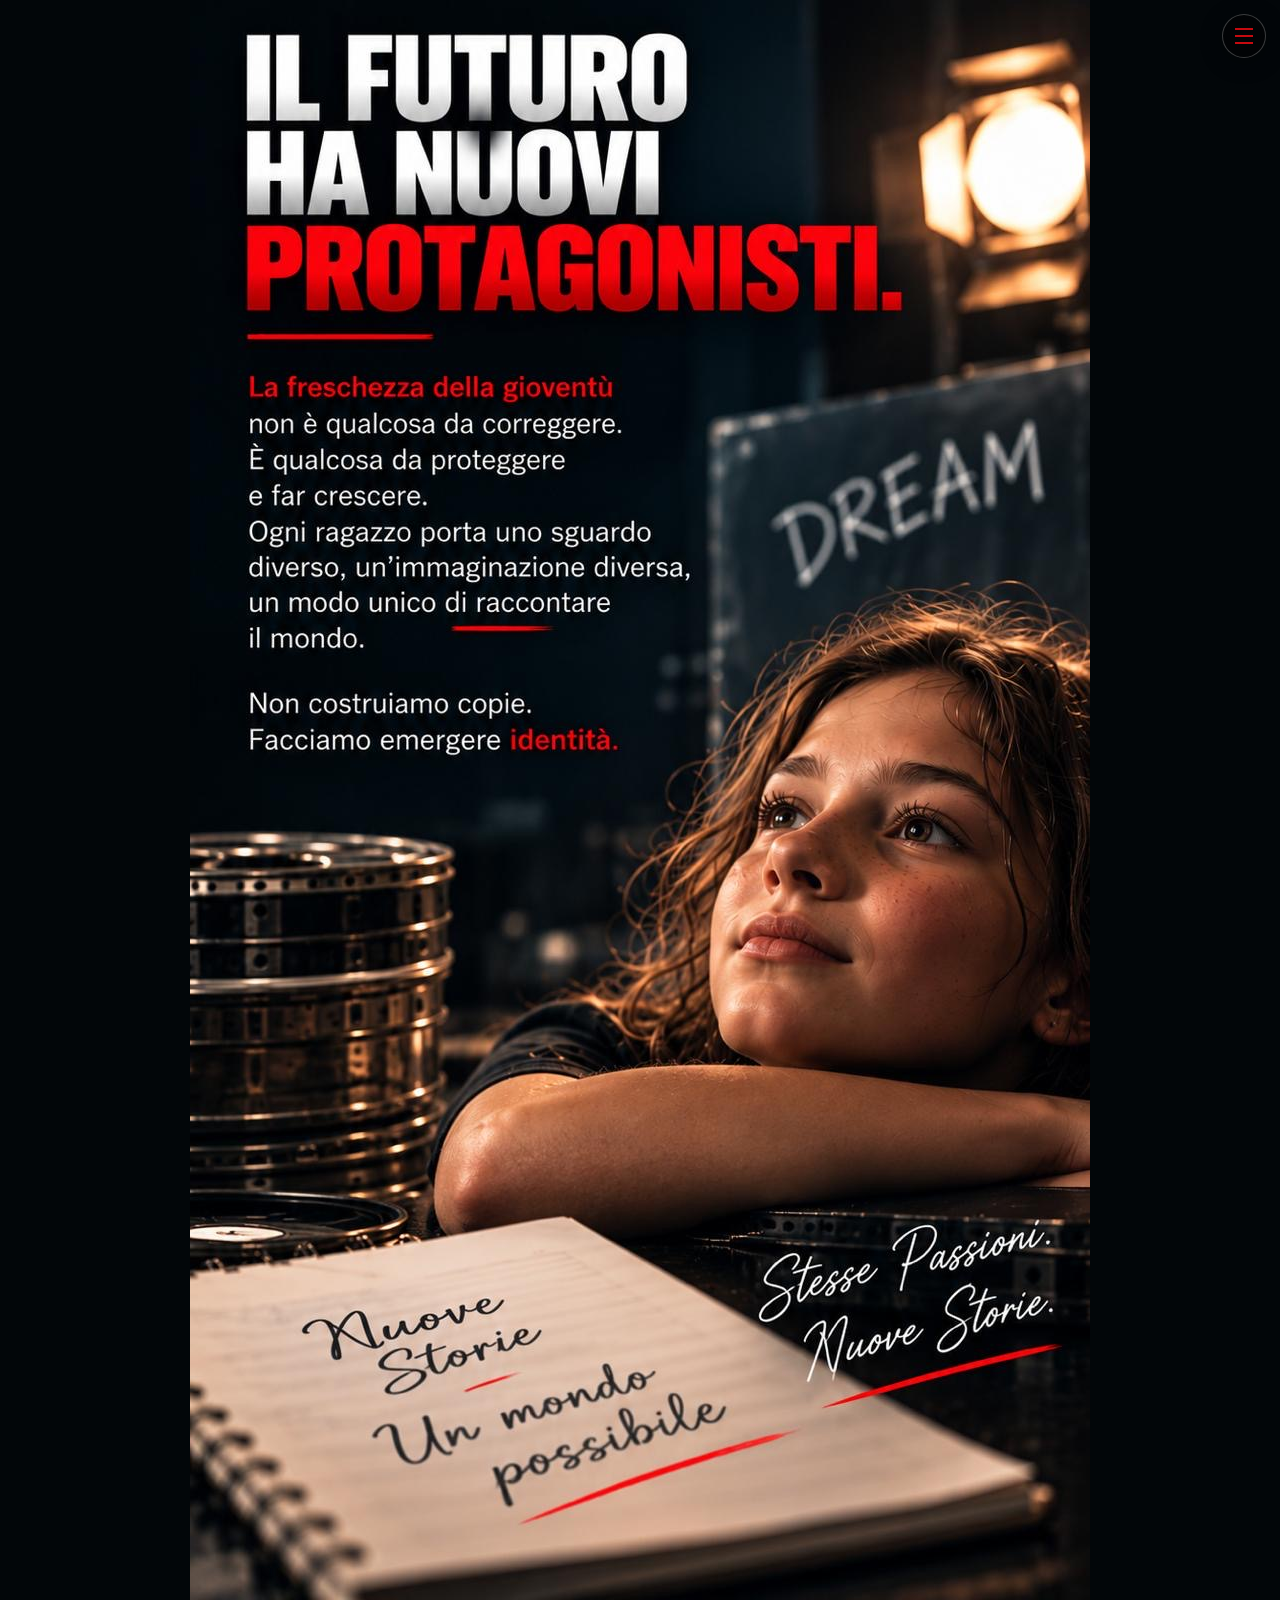
<file: bastianello-site/il-futuro.html>
<!doctype html>
<html lang="it">
<head>
  <meta charset="utf-8"><meta name="viewport" content="width=device-width, initial-scale=1, viewport-fit=cover"><meta name="theme-color" content="#020609">
  <title>Il futuro ha nuovi protagonisti — Bastianello Academy</title>
  <link rel="stylesheet" href="css/academy.css"><script src="js/academy.js" defer></script>
</head>
<body data-page="3" data-prev="giocare-immaginare-recitare.html" data-next="corpo-voce-identita.html">
  <main class="artboard" style="--art-width: 900px"><img src="sources/5dc9a12a-8092-45c8-beb5-b8b00caeea52.JPG" width="900" height="1600" alt="Il futuro ha nuovi protagonisti. La freschezza della gioventù e nuove storie."></main>
  <button class="menu-toggle" type="button" aria-expanded="false" aria-controls="site-menu"><span></span><span></span><span></span><b>Apri il menu</b></button><nav class="site-menu" id="site-menu" aria-label="Pagine del minisito"></nav>
</body>
</html>
</file>
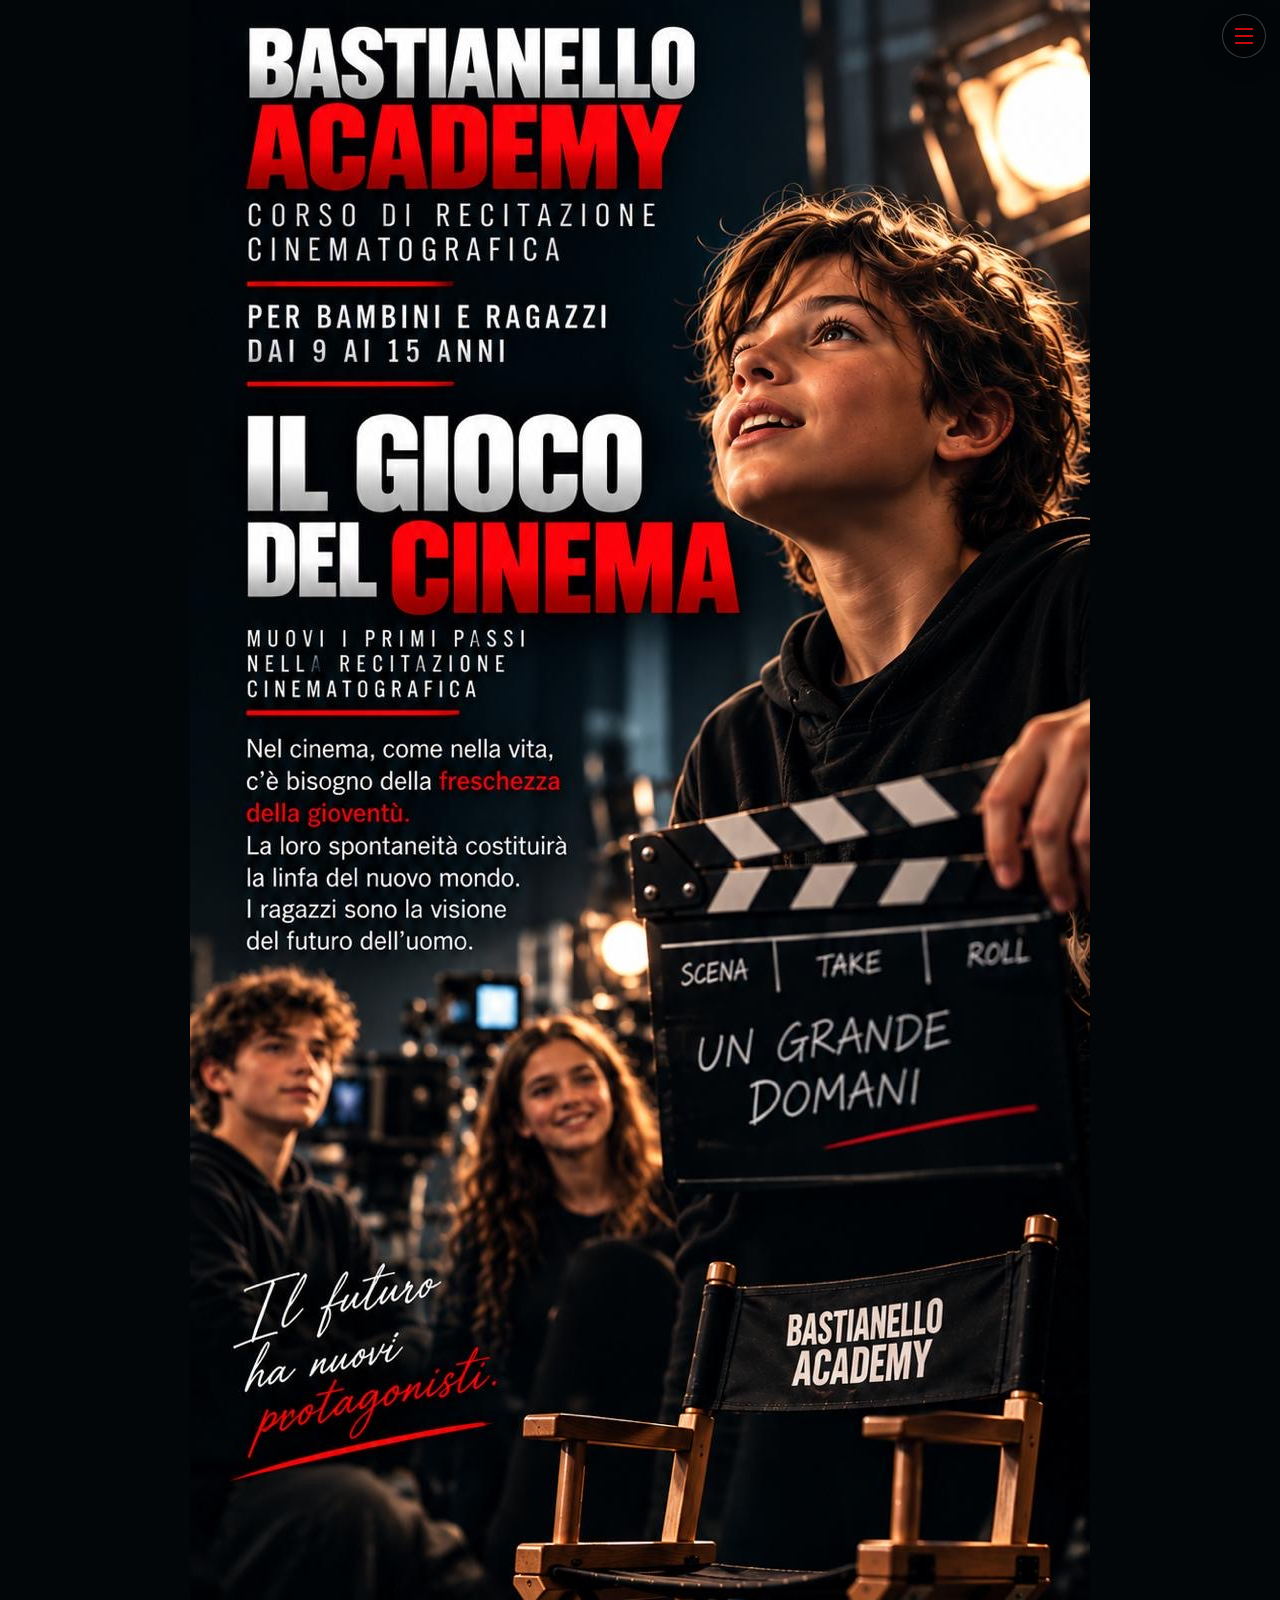
<file: bastianello-site/il-gioco-del-cinema.html>
<!doctype html>
<html lang="it">
<head>
  <meta charset="utf-8"><meta name="viewport" content="width=device-width, initial-scale=1, viewport-fit=cover"><meta name="theme-color" content="#020609">
  <title>Il gioco del cinema — Bastianello Academy</title>
  <link rel="stylesheet" href="css/academy.css"><script src="js/academy.js" defer></script>
</head>
<body data-page="1" data-prev="index.html" data-next="giocare-immaginare-recitare.html">
  <main class="artboard" style="--art-width: 900px"><img src="sources/aea52d10-d533-481c-9be3-cb5c3de0ca1f.JPG" width="900" height="1600" alt="Bastianello Academy. Corso di recitazione cinematografica per bambini e ragazzi dai 9 ai 15 anni."></main>
  <button class="menu-toggle" type="button" aria-expanded="false" aria-controls="site-menu"><span></span><span></span><span></span><b>Apri il menu</b></button><nav class="site-menu" id="site-menu" aria-label="Pagine del minisito"></nav>
</body>
</html>
</file>
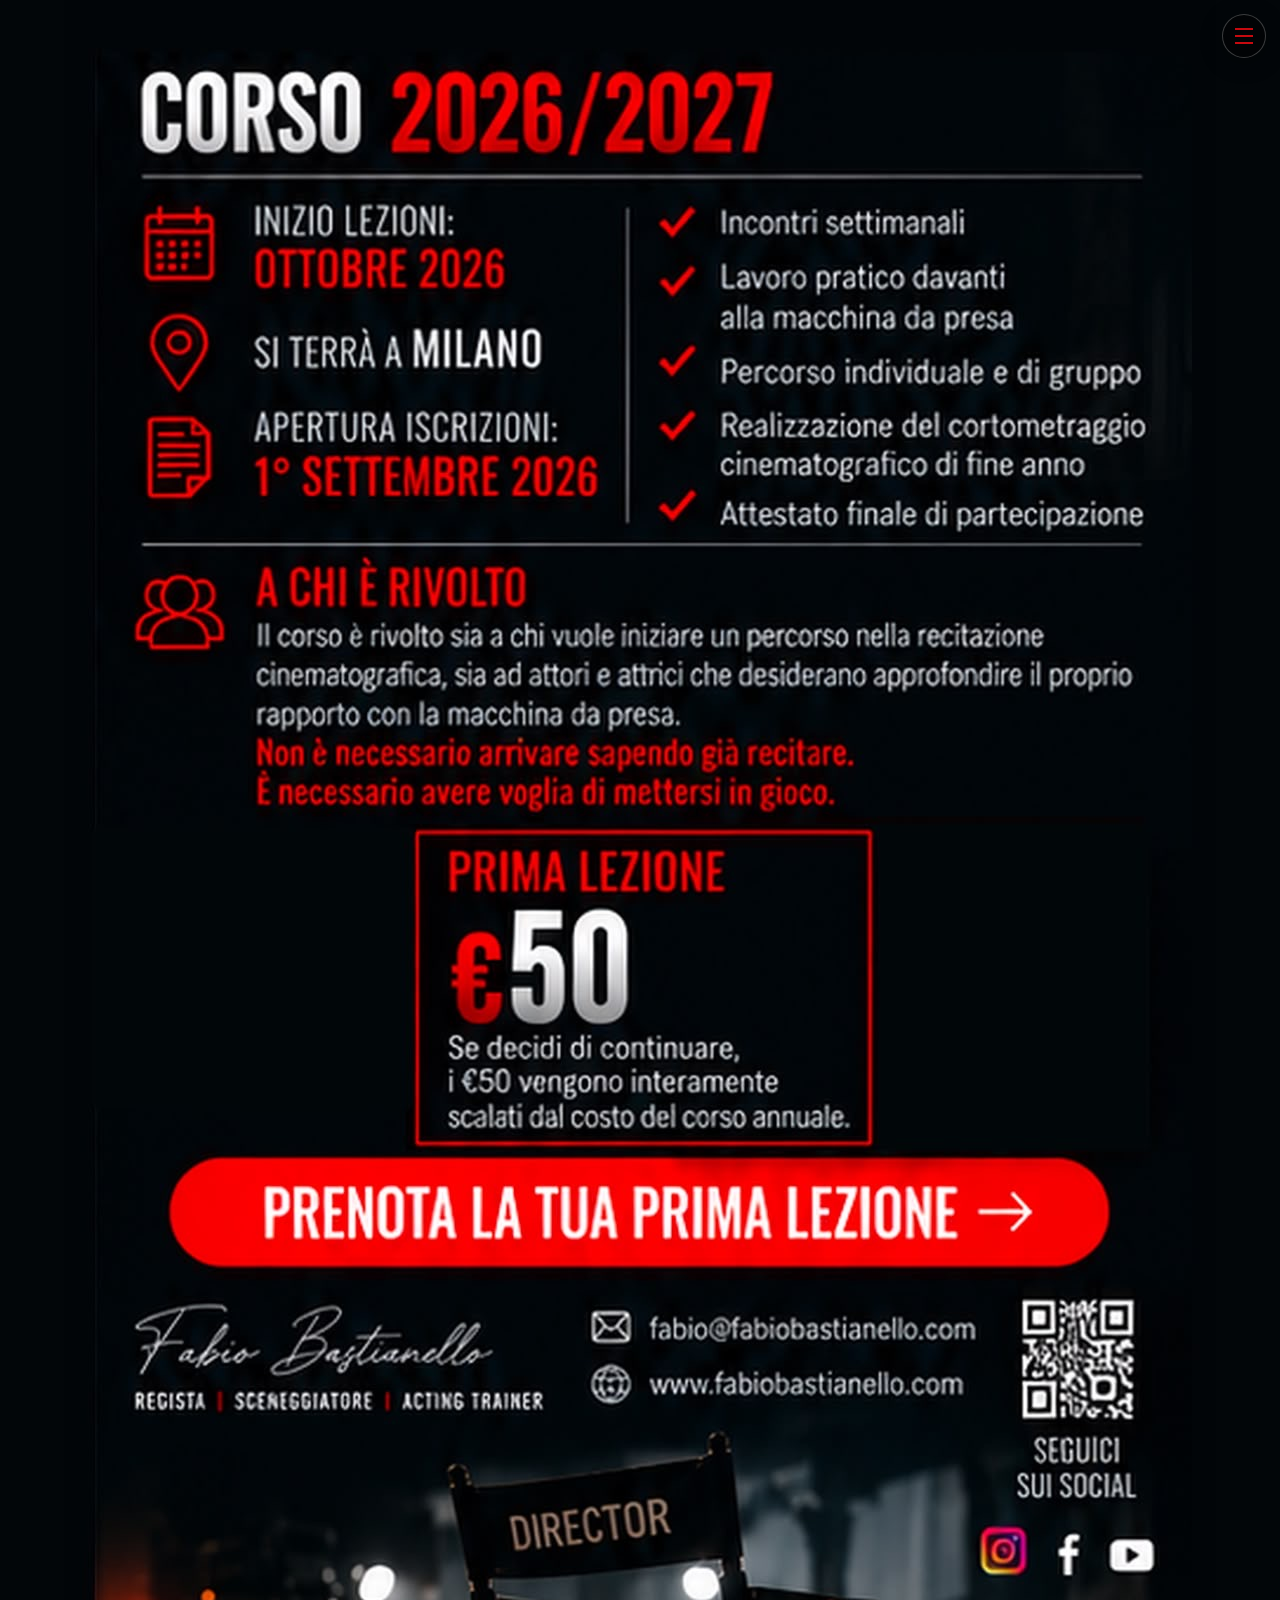
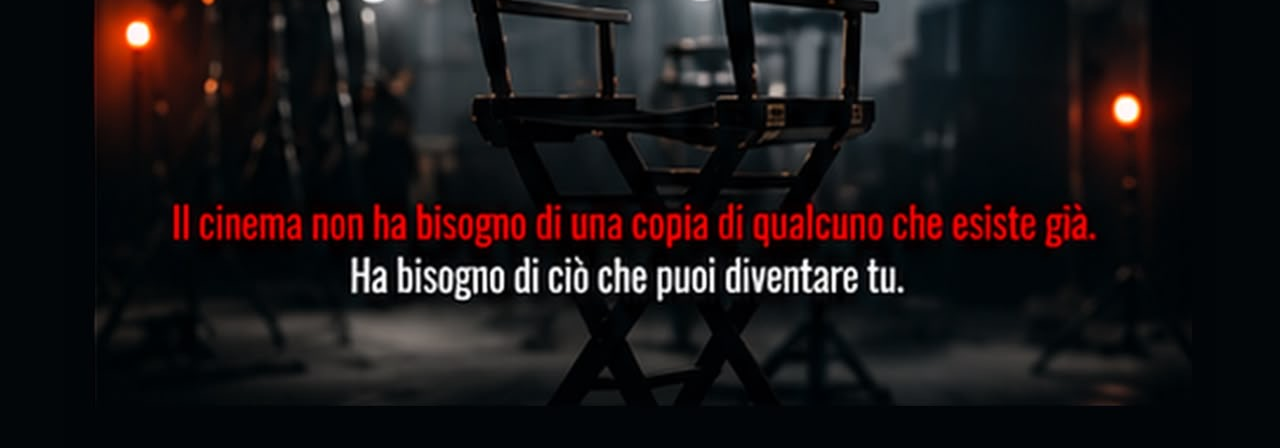
<file: bastianello-site/info-iscrizioni.html>
<!doctype html>
<html lang="it">
<head>
  <meta charset="utf-8"><meta name="viewport" content="width=device-width, initial-scale=1, viewport-fit=cover"><meta name="theme-color" content="#020609">
  <title>Corso 2026/2027 e iscrizioni — Bastianello Academy</title>
  <link rel="stylesheet" href="css/academy.css"><script src="js/academy.js" defer></script>
</head>
<body data-page="8" data-prev="risorse-umane.html">
  <main class="artboard" style="--art-width: 1152px"><img src="sources/5a2394f0-55dc-45c5-acf9-6831b96f28eb.JPG" width="1152" height="2048" alt="Informazioni sul corso 2026/2027, prima lezione e iscrizioni."></main>
  <button class="menu-toggle" type="button" aria-expanded="false" aria-controls="site-menu"><span></span><span></span><span></span><b>Apri il menu</b></button><nav class="site-menu" id="site-menu" aria-label="Pagine del minisito"></nav>
</body>
</html>
</file>
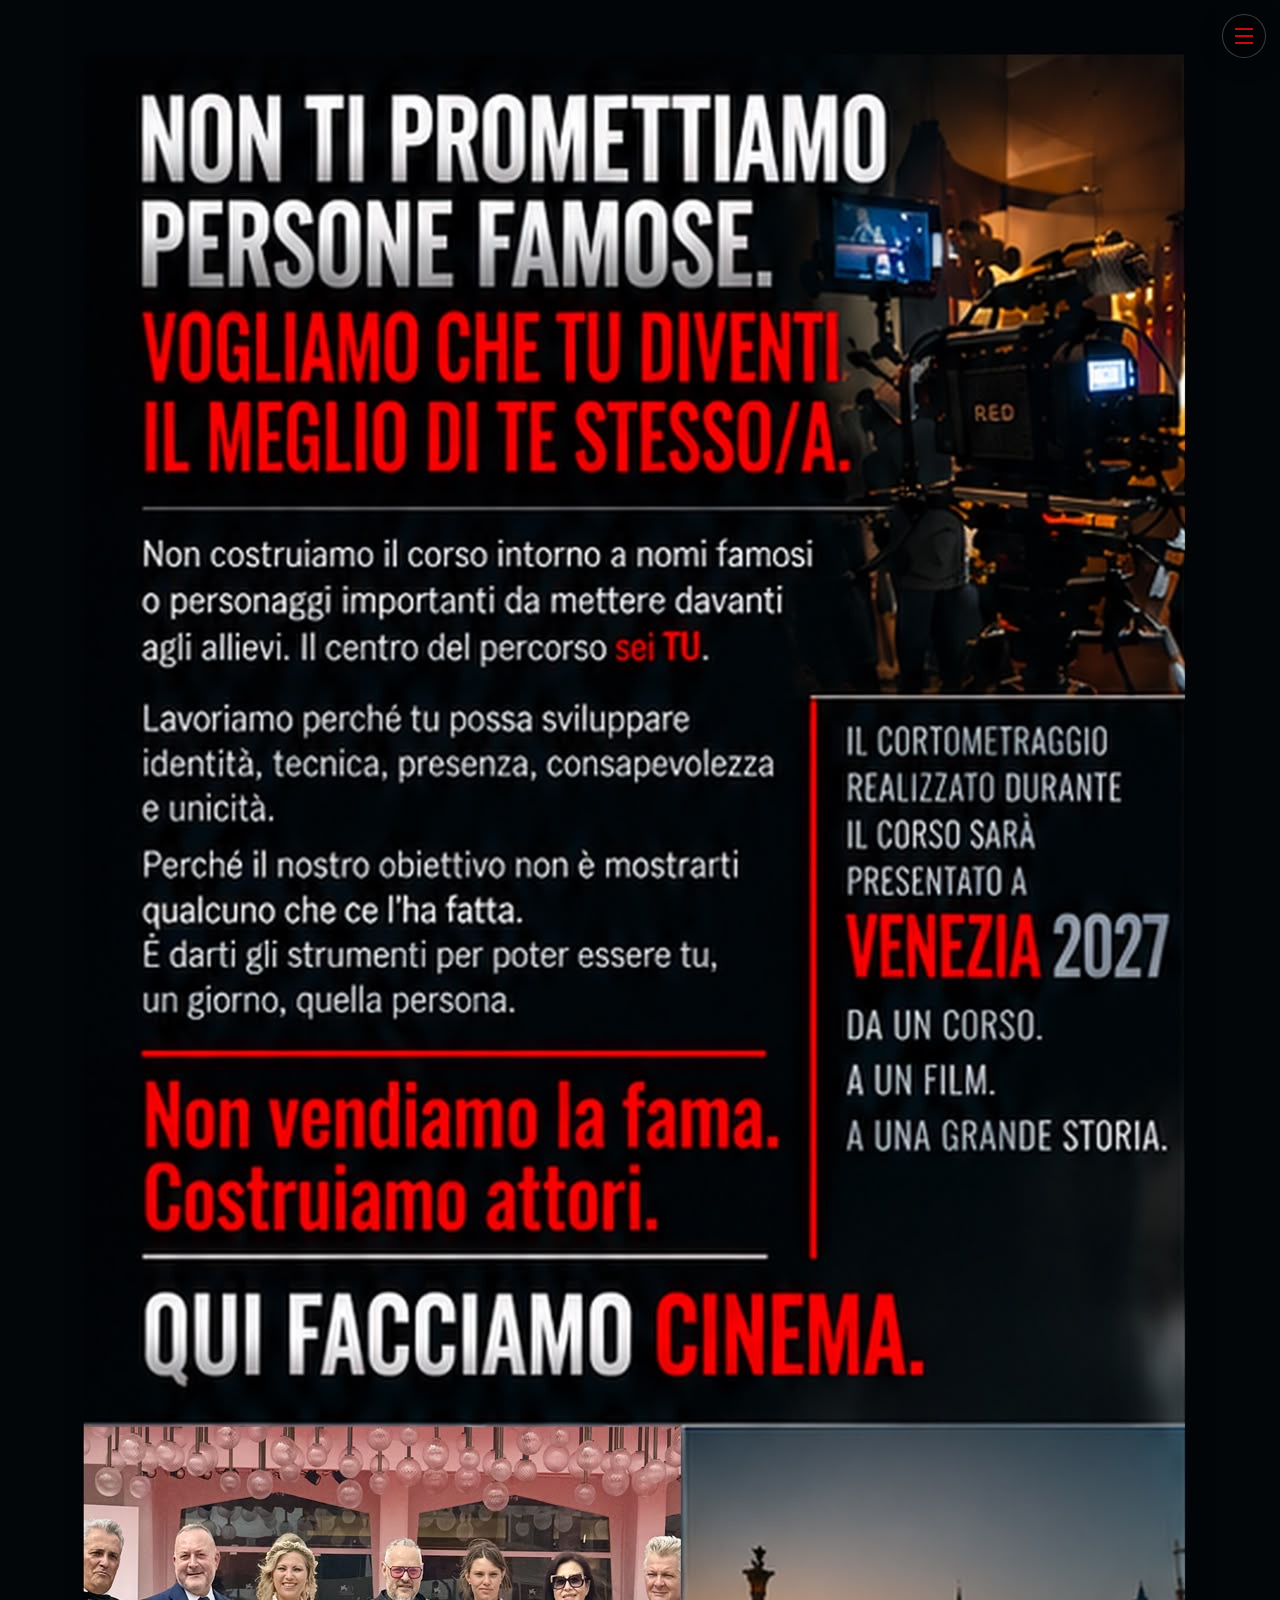
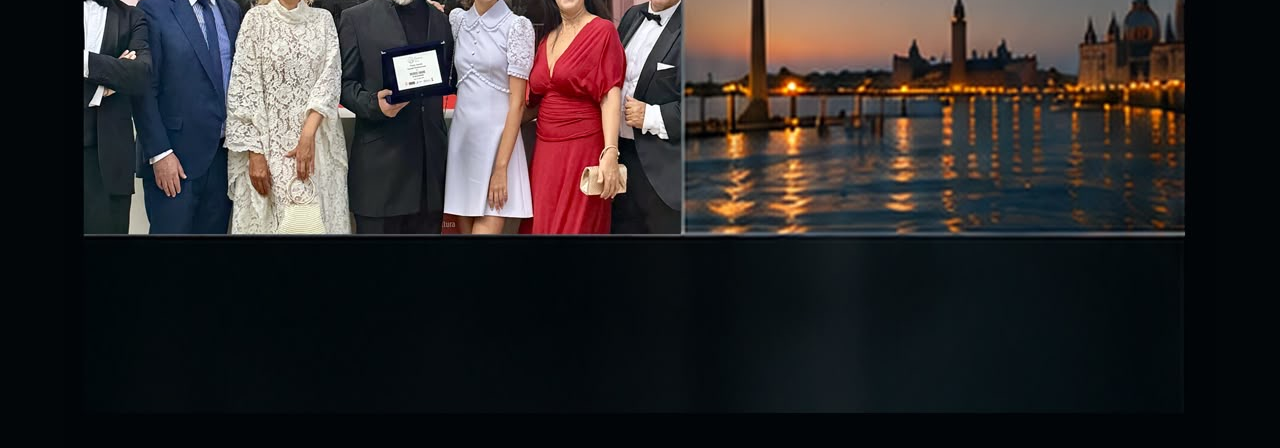
<file: bastianello-site/non-promettiamo-fama.html>
<!doctype html>
<html lang="it">
<head>
  <meta charset="utf-8"><meta name="viewport" content="width=device-width, initial-scale=1, viewport-fit=cover"><meta name="theme-color" content="#020609">
  <title>Costruiamo attori — Bastianello Academy</title>
  <link rel="stylesheet" href="css/academy.css"><script src="js/academy.js" defer></script>
</head>
<body data-page="6" data-prev="corso-recitazione.html" data-next="risorse-umane.html">
  <main class="artboard" style="--art-width: 1152px"><img src="sources/3c61361a-bfad-44b0-b48c-e7275b07402c.JPG" width="1152" height="2048" alt="Non ti promettiamo persone famose. Vogliamo che tu diventi il meglio di te stesso."></main>
  <button class="menu-toggle" type="button" aria-expanded="false" aria-controls="site-menu"><span></span><span></span><span></span><b>Apri il menu</b></button><nav class="site-menu" id="site-menu" aria-label="Pagine del minisito"></nav>
</body>
</html>
</file>
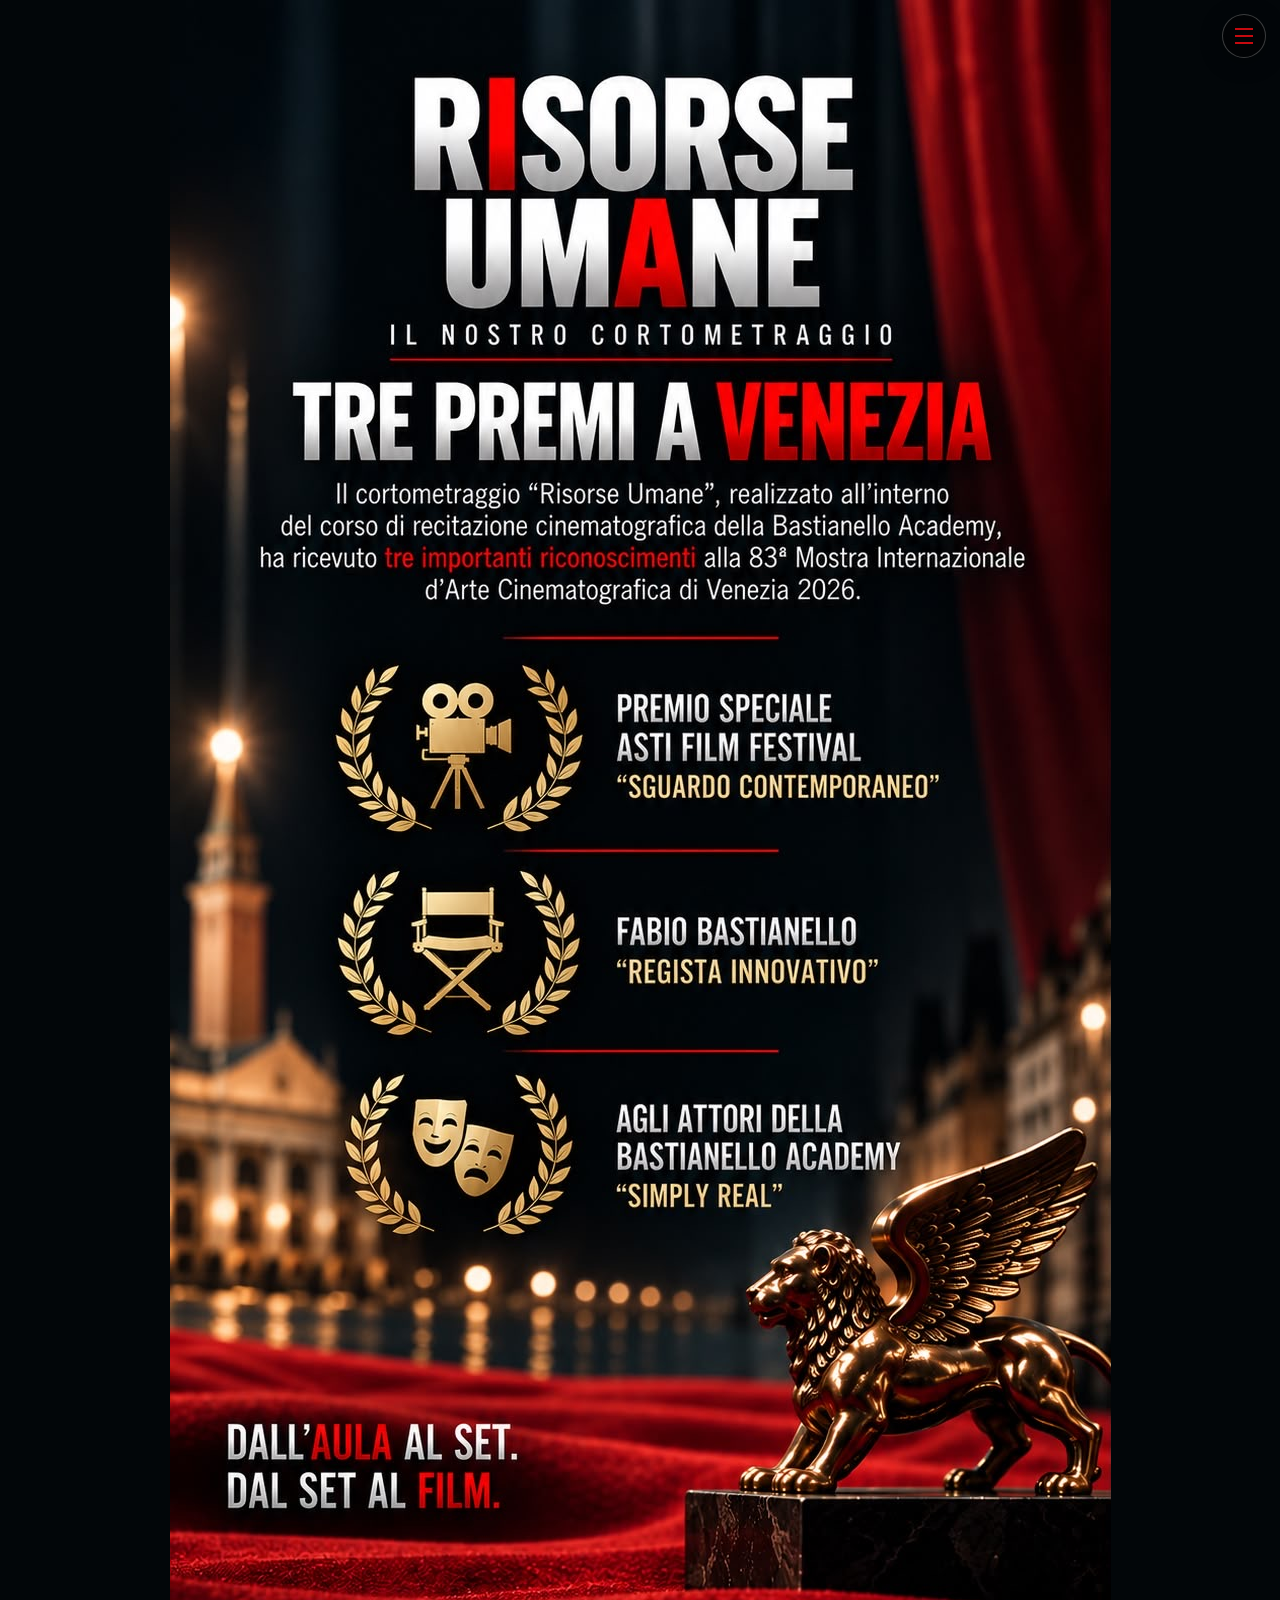
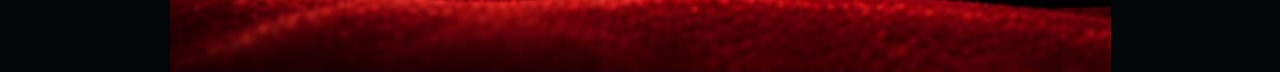
<file: bastianello-site/risorse-umane.html>
<!doctype html>
<html lang="it">
<head>
  <meta charset="utf-8"><meta name="viewport" content="width=device-width, initial-scale=1, viewport-fit=cover"><meta name="theme-color" content="#020609">
  <title>Risorse Umane, tre premi a Venezia — Bastianello Academy</title>
  <link rel="stylesheet" href="css/academy.css"><script src="js/academy.js" defer></script>
</head>
<body data-page="7" data-prev="non-promettiamo-fama.html" data-next="info-iscrizioni.html">
  <main class="artboard" style="--art-width: 941px"><img src="sources/63b91d94-97f3-4bef-a788-71ff5a18e9df.JPG" width="941" height="1672" alt="Risorse Umane, il cortometraggio della Bastianello Academy: tre premi a Venezia."></main>
  <button class="menu-toggle" type="button" aria-expanded="false" aria-controls="site-menu"><span></span><span></span><span></span><b>Apri il menu</b></button><nav class="site-menu" id="site-menu" aria-label="Pagine del minisito"></nav>
</body>
</html>
</file>
<file: bastianello-site/css/academy.css>
:root {
  color-scheme: dark;
  --black: #020609;
  --panel: rgba(2, 6, 9, .96);
  --red: #f20b12;
  --white: #fff;
}

*, *::before, *::after { box-sizing: border-box; }

html {
  background: var(--black);
  scrollbar-color: var(--red) #090b0d;
}

body {
  min-width: 280px;
  min-height: 100vh;
  margin: 0;
  overflow-x: hidden;
  background: var(--black);
  color: var(--white);
  font-family: Arial, Helvetica, sans-serif;
}

button, a { -webkit-tap-highlight-color: transparent; }

.artboard {
  position: relative;
  width: min(100%, var(--art-width));
  margin-inline: auto;
  line-height: 0;
  background: #020609;
}

.artboard > img {
  display: block;
  width: 100%;
  height: auto;
  user-select: none;
  -webkit-user-drag: none;
}

.hotspot {
  position: absolute;
  display: block;
  line-height: normal;
}

.hotspot span {
  position: absolute;
  width: 1px;
  height: 1px;
  overflow: hidden;
  clip: rect(0 0 0 0);
  white-space: nowrap;
}

.hotspot--enter {
  left: 6.8%;
  top: 83.95%;
  width: 59%;
  height: 7.75%;
  border-radius: .6rem;
  cursor: pointer;
}

.hotspot--enter:focus-visible {
  outline: 4px solid var(--white);
  outline-offset: 5px;
}

.menu-toggle {
  position: fixed;
  z-index: 30;
  top: max(14px, env(safe-area-inset-top));
  right: max(14px, env(safe-area-inset-right));
  display: grid;
  place-content: center;
  gap: 5px;
  width: 44px;
  height: 44px;
  padding: 0;
  border: 1px solid rgba(255, 255, 255, .28);
  border-radius: 50%;
  background: rgba(0, 0, 0, .5);
  box-shadow: 0 4px 25px rgba(0, 0, 0, .45);
  cursor: pointer;
  opacity: .82;
  transition: opacity .2s ease, background .2s ease;
}

.menu-toggle:hover,
.menu-toggle:focus-visible,
.menu-toggle[aria-expanded="true"] { opacity: 1; background: #050709; }

.menu-toggle span {
  display: block;
  width: 18px;
  height: 2px;
  background: var(--red);
  transition: transform .2s ease, opacity .2s ease;
}

.menu-toggle[aria-expanded="true"] span:nth-child(1) { transform: translateY(7px) rotate(45deg); }
.menu-toggle[aria-expanded="true"] span:nth-child(2) { opacity: 0; }
.menu-toggle[aria-expanded="true"] span:nth-child(3) { transform: translateY(-7px) rotate(-45deg); }
.menu-toggle b { position: absolute; width: 1px; height: 1px; overflow: hidden; clip: rect(0 0 0 0); }

.site-menu {
  position: fixed;
  z-index: 20;
  inset: 0;
  display: grid;
  align-content: center;
  gap: 0;
  padding: max(74px, env(safe-area-inset-top)) clamp(24px, 7vw, 80px) max(34px, env(safe-area-inset-bottom));
  overflow-y: auto;
  background: var(--panel);
  opacity: 0;
  visibility: hidden;
  transform: translateY(-10px);
  transition: opacity .22s ease, transform .22s ease, visibility .22s;
}

.site-menu.is-open { opacity: 1; visibility: visible; transform: none; }

.site-menu a {
  display: flex;
  align-items: baseline;
  gap: 1rem;
  width: min(100%, 720px);
  margin-inline: auto;
  padding: clamp(10px, 1.8vh, 18px) 0;
  border-bottom: 1px solid rgba(255, 255, 255, .14);
  color: var(--white);
  font-size: clamp(1.1rem, 3vh, 2rem);
  font-weight: 800;
  line-height: 1.05;
  text-decoration: none;
  text-transform: uppercase;
}

.site-menu a::before {
  content: attr(data-number);
  min-width: 2ch;
  color: var(--red);
  font-size: .55em;
  font-weight: 700;
}

.site-menu a[aria-current="page"] { color: var(--red); }
.site-menu a:hover, .site-menu a:focus-visible { color: var(--red); outline: none; }
.menu-open { overflow: hidden; }

@media (prefers-reduced-motion: reduce) {
  *, *::before, *::after { scroll-behavior: auto !important; transition-duration: .01ms !important; }
}

@media print {
  .menu-toggle, .site-menu { display: none; }
  .artboard { width: 100%; }
}
</file>
